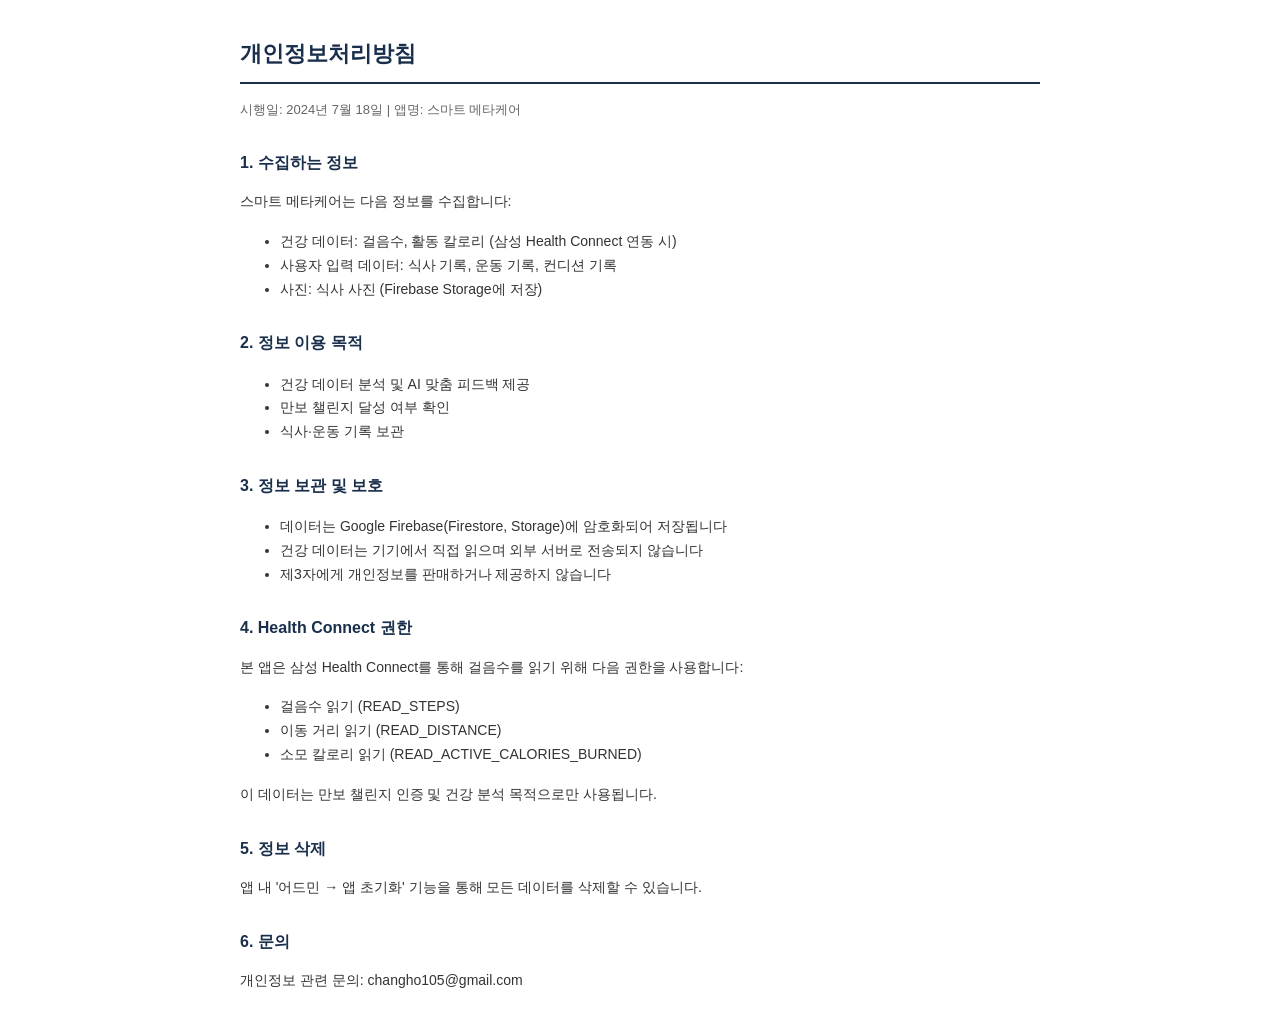
<file: privacy.html>
<!DOCTYPE html>
<html lang="ko">
<head>
<meta charset="UTF-8">
<meta name="viewport" content="width=device-width, initial-scale=1.0">
<title>스마트 메타케어 개인정보처리방침</title>
<style>
  body { font-family: -apple-system, sans-serif; max-width: 800px; margin: 0 auto; padding: 20px; color: #333; line-height: 1.7; }
  h1 { color: #1A2F4C; font-size: 22px; border-bottom: 2px solid #1A2F4C; padding-bottom: 10px; }
  h2 { color: #1A2F4C; font-size: 16px; margin-top: 28px; }
  p, li { font-size: 14px; }
  .date { color: #666; font-size: 13px; margin-bottom: 24px; }
</style>
</head>
<body>
<h1>개인정보처리방침</h1>
<p class="date">시행일: 2024년 7월 18일 | 앱명: 스마트 메타케어</p>

<h2>1. 수집하는 정보</h2>
<p>스마트 메타케어는 다음 정보를 수집합니다:</p>
<ul>
  <li>건강 데이터: 걸음수, 활동 칼로리 (삼성 Health Connect 연동 시)</li>
  <li>사용자 입력 데이터: 식사 기록, 운동 기록, 컨디션 기록</li>
  <li>사진: 식사 사진 (Firebase Storage에 저장)</li>
</ul>

<h2>2. 정보 이용 목적</h2>
<ul>
  <li>건강 데이터 분석 및 AI 맞춤 피드백 제공</li>
  <li>만보 챌린지 달성 여부 확인</li>
  <li>식사·운동 기록 보관</li>
</ul>

<h2>3. 정보 보관 및 보호</h2>
<ul>
  <li>데이터는 Google Firebase(Firestore, Storage)에 암호화되어 저장됩니다</li>
  <li>건강 데이터는 기기에서 직접 읽으며 외부 서버로 전송되지 않습니다</li>
  <li>제3자에게 개인정보를 판매하거나 제공하지 않습니다</li>
</ul>

<h2>4. Health Connect 권한</h2>
<p>본 앱은 삼성 Health Connect를 통해 걸음수를 읽기 위해 다음 권한을 사용합니다:</p>
<ul>
  <li>걸음수 읽기 (READ_STEPS)</li>
  <li>이동 거리 읽기 (READ_DISTANCE)</li>
  <li>소모 칼로리 읽기 (READ_ACTIVE_CALORIES_BURNED)</li>
</ul>
<p>이 데이터는 만보 챌린지 인증 및 건강 분석 목적으로만 사용됩니다.</p>

<h2>5. 정보 삭제</h2>
<p>앱 내 '어드민 → 앱 초기화' 기능을 통해 모든 데이터를 삭제할 수 있습니다.</p>

<h2>6. 문의</h2>
<p>개인정보 관련 문의: changho105@gmail.com</p>
</body>
</html>
</file>
